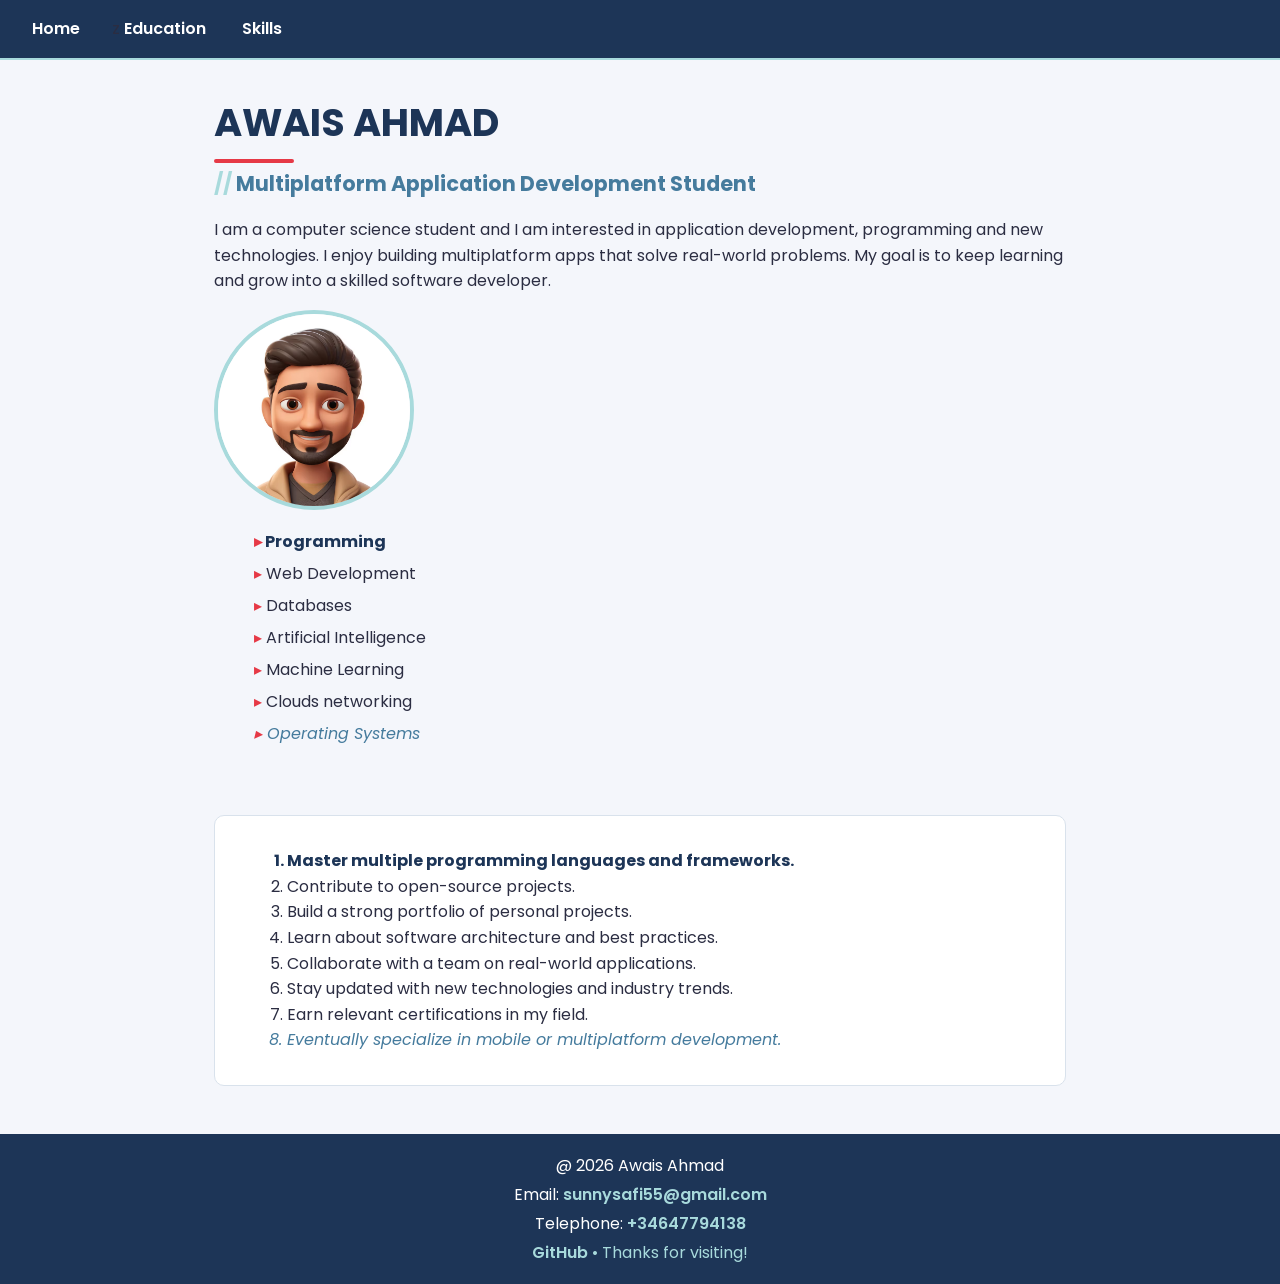
<file: DAW1_HTML/index.html>
<!DOCTYPE html>
<html lang="en">
<head>
    <meta charset="UTF-8">
    <meta name="viewport" content="width=device-width, initial-scale=1.0">
    <title>Student's Resume</title>
    <link rel="stylesheet" href="style.css">

</head>
<body>
<header> 
    <nav>
        <a href="index.html">Home</a>&nbsp&nbspz    
        <a href="education.html">Education</a>&nbsp&nbsp
        <a href="contact.html">Skills</a>
    </nav>

</header>


<hr>

<main> 

<h1>AWAIS AHMAD</h1>
<h2>Multiplatform Application Development Student</h2>

<p> I am a computer science student and
     I am interested in application development, programming and new technologies. 
     I enjoy building multiplatform apps that solve real-world problems. 
    My goal is to keep learning and grow into a skilled software developer.</p>

<img src="download.jpeg" width="200" alt="My profile photo" class="profile-photo">


<ul id="skills">
<li>Programming</li>
<li>Web Development</li>
<li>Databases</li>
<li>Artificial Intelligence</li>
<li>Machine Learning</li>
<li>Clouds networking</li>
<li>Operating Systems</li>


</ul>


<br>


<div id="goals">

<ol>
<li>Master multiple programming languages and frameworks.</li>
<li>Contribute to open-source projects.</li>
<li>Build a strong portfolio of personal projects.</li>
<li>Learn about software architecture and best practices.</li>
<li>Collaborate with a team on real-world applications.</li>
<li>Stay updated with new technologies and industry trends.</li>
<li>Earn relevant certifications in my field.</li>
<li>Eventually specialize in mobile or multiplatform development.</li>


</ol>


</div>


</main>




<footer>
    <p>@ 2026 Awais Ahmad</p>
    <p>Email: <a href="mailto:sunnysafi55@gmail.com">sunnysafi55@gmail.com</a></p>
    <p>Telephone: <a href="tel:+34647794138">+34647794138</a></p>
    <p><a href="https://github.com/awaisahmad-stack" target="_blank" >GitHub</a></p>
</footer>


</body>
</html>
</file>
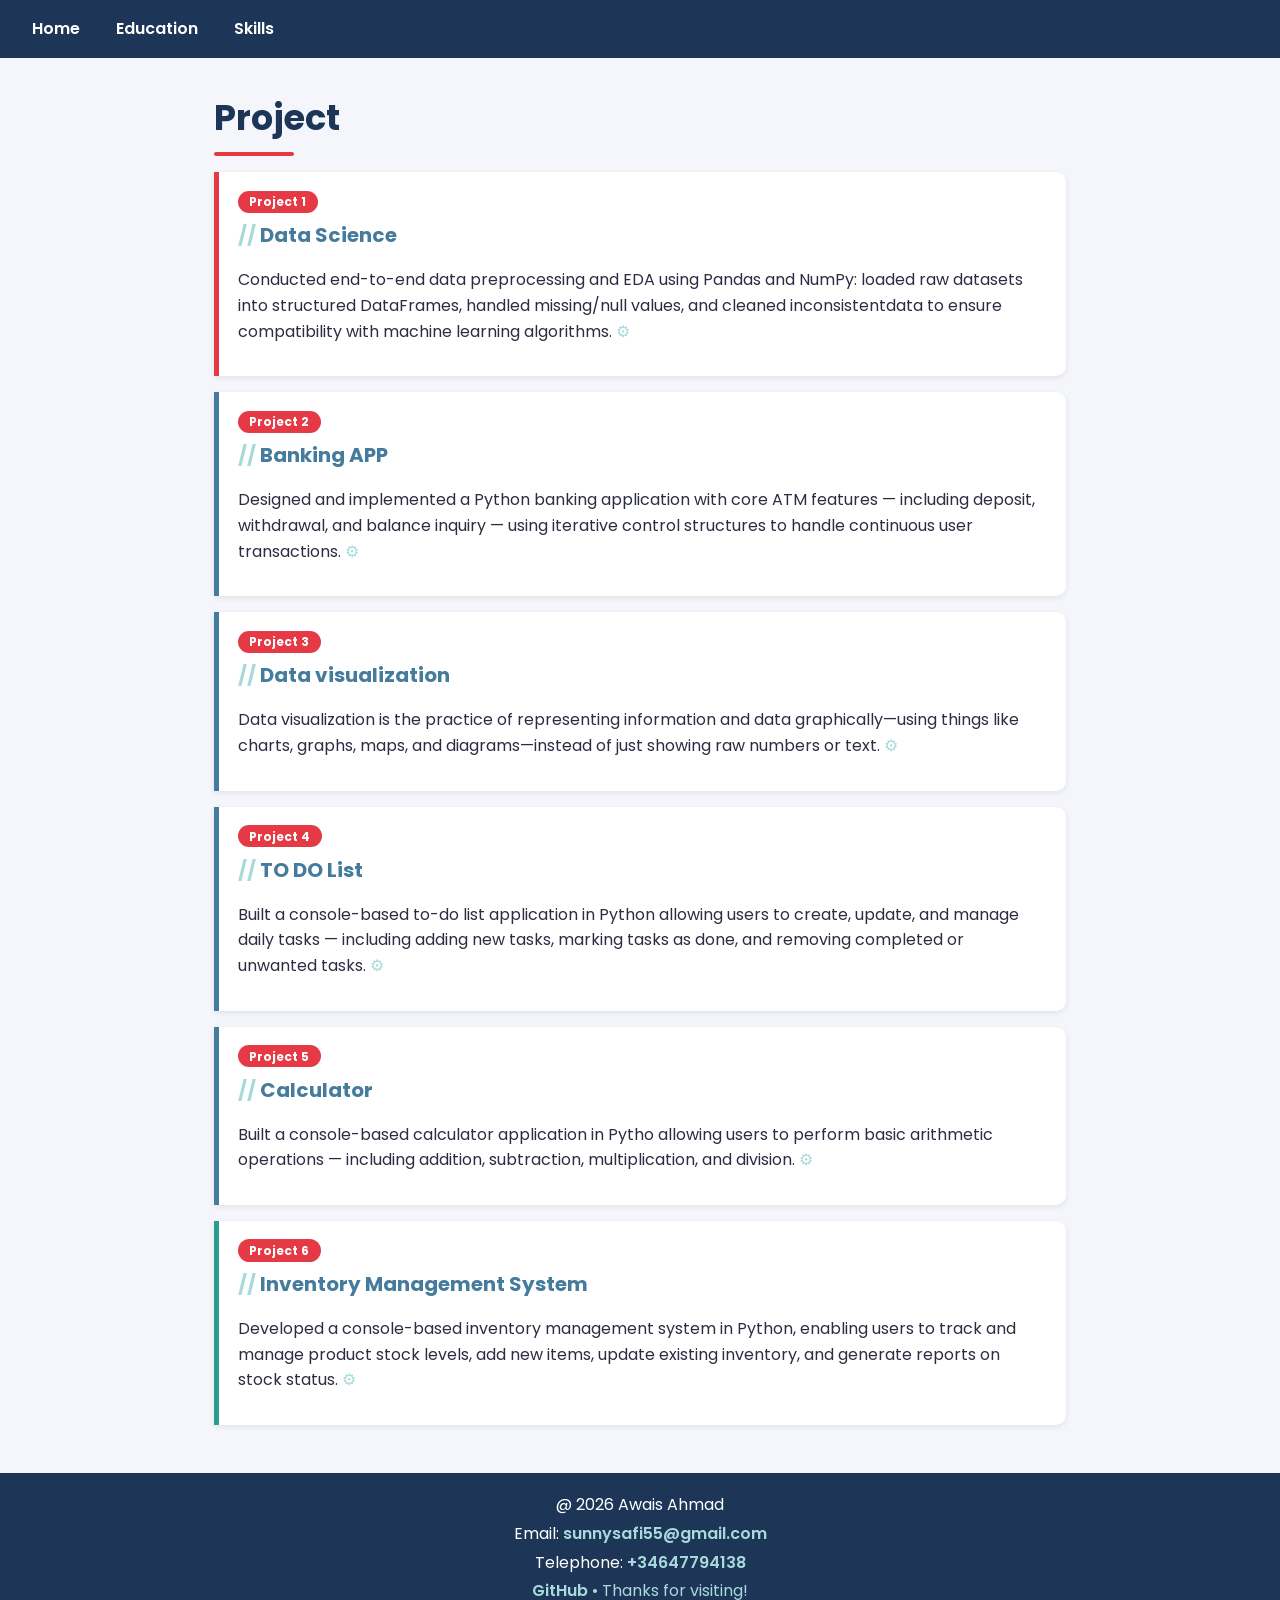
<file: DAW1_HTML/contact.html>
<!DOCTYPE html>
<html lang="en">
<head>
    <meta charset="UTF-8">
    <meta name="viewport" content="width=device-width, initial-scale=1.0">
    <title>Student's Resume</title>
    <link rel="stylesheet" href="style2.css">
</head>

<body>  

<header> 
     <nav>
        <a href="index.html">Home</a>&nbsp;&nbsp;
        <a href="education.html">Education</a>&nbsp;&nbsp;
        <a href="contact.html">Skills</a>
    </nav>

</header>

<main>  

<h1>Project</h1>
<ol id="projects">


    <li class="project">
    <h2>Data Science</h2>
    <p> Conducted end-to-end data preprocessing and EDA using Pandas and NumPy: 
        loaded raw datasets into structured DataFrames, handled missing/null values, and 
        cleaned inconsistentdata to ensure compatibility with machine learning algorithms.</p>
    </li>


    <li class="project">
    <h2>Banking APP</h2>
    <p>
        Designed and implemented a Python banking application 
        with core ATM features — including deposit, withdrawal, 
        and balance inquiry — using iterative control structures 
        to handle continuous user transactions.
    </p>

       </li>  



    <li class="project">
        <h2>Data visualization</h2>
    <p> Data visualization is the practice of representing information 
        and data graphically—using things like charts, graphs, maps,
         and diagrams—instead of just showing raw numbers or text. </p>
 
    </li>

     <li class="project">
        <h2>TO DO List</h2>
        <p> Built a console-based to-do list application in Python allowing users to create,
             update, and manage daily tasks — including adding new tasks, 
             marking tasks as done, and removing completed or unwanted tasks.
            </p>

     </li>


     <li class="project">
        <h2>Calculator</h2>
        <p> Built a console-based calculator application in Pytho
             allowing users to perform basic arithmetic operations — including addition, 
             subtraction, multiplication, and division.</p>
     </li>


    <li class="project">
        <h2>Inventory Management System</h2>
        <p> Developed a console-based inventory management system in Python, 
            enabling users to track and manage product stock levels, 
            add new items, update existing inventory, and generate reports on stock status.
        </p>
    </li>

</ol>


</main>



<footer>
    <p>@ 2026 Awais Ahmad</p>
    <p>Email: <a href="mailto:sunnysafi55@gmail.com">sunnysafi55@gmail.com</a></p>
    <p>Telephone: <a href="tel:+34647794138">+34647794138</a></p>
    <p><a href="https://github.com/awaisahmad-stack" target="_blank" >GitHub</a></p>
</footer>


</body>
</html>
</file>
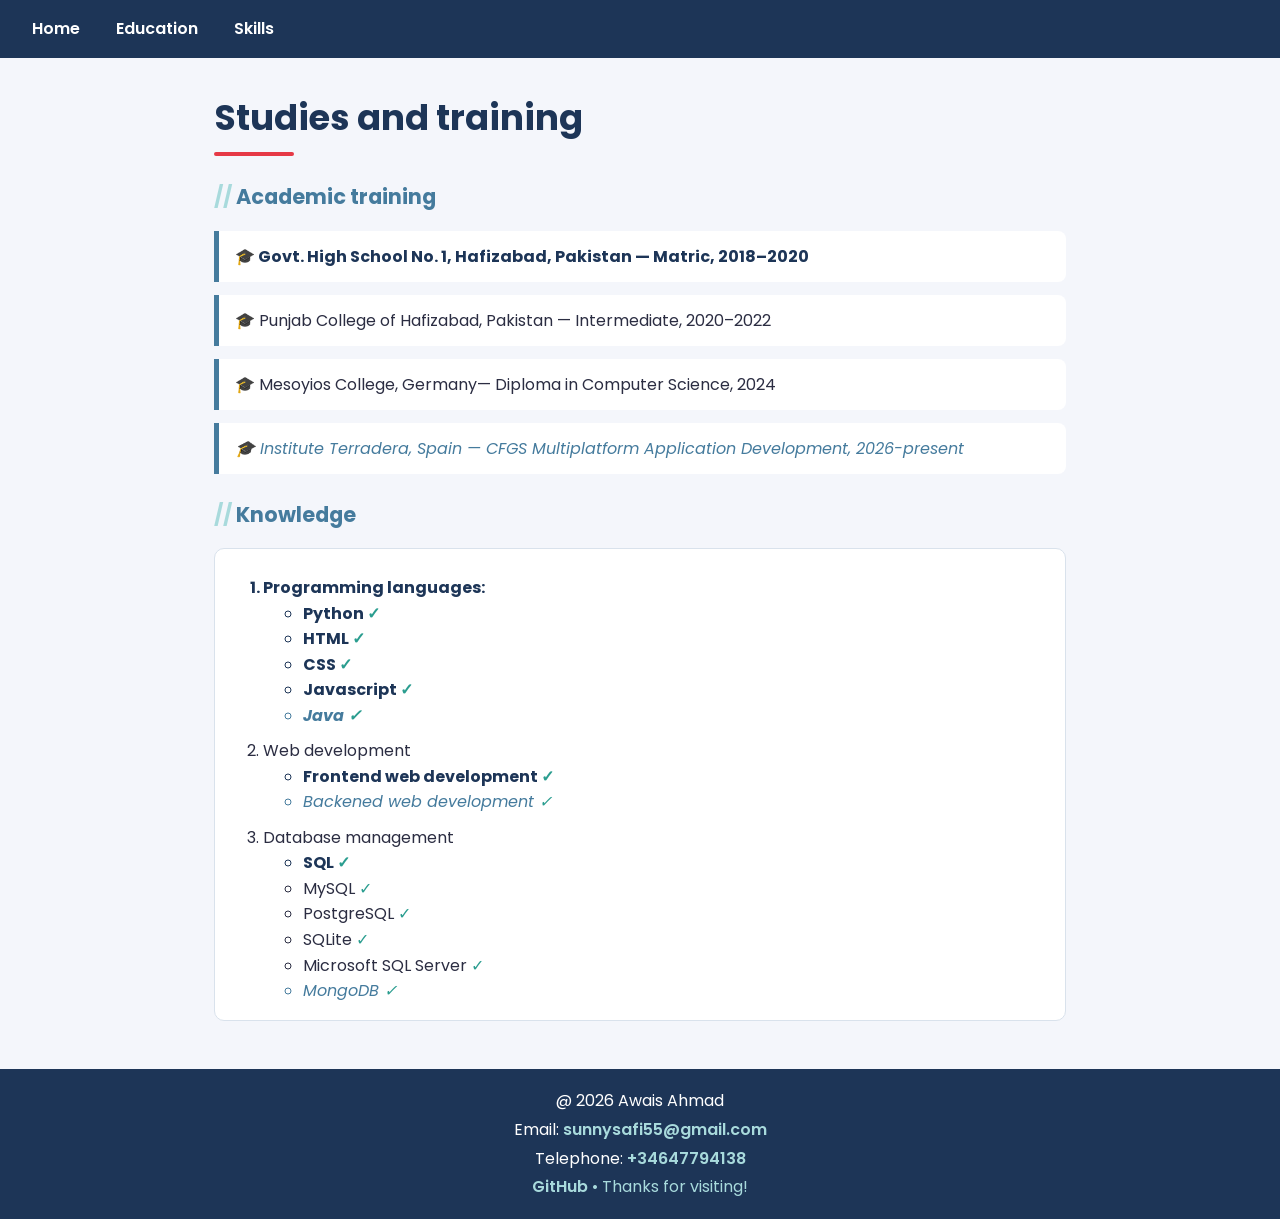
<file: DAW1_HTML/education.html>
<!DOCTYPE html>
<html lang="en">
<head>
    <meta charset="UTF-8">
    <meta name="viewport" content="width=device-width, initial-scale=1.0">
    <title>Student's Resume</title>
    <link rel="stylesheet" href="style1.css">
</head>

<body>

<header> 

    <nav>
        <a href="index.html">Home</a>&nbsp;&nbsp;
        <a href="education.html">Education</a>&nbsp;&nbsp;
        <a href="contact.html">Skills</a>
    </nav>

 </header> 

 <main>  

    <h1>
        Studies and training
    </h1>
<h2>
    Academic training
</h2>
<ul id="academic">
    <li>Govt. High School No. 1, Hafizabad, Pakistan — Matric, 2018–2020</li>
    <li> Punjab College of Hafizabad, Pakistan — Intermediate, 2020–2022</li>
    <li>Mesoyios College, Germany— Diploma in Computer Science, 2024</li>
    <li>Institute Terradera, Spain — CFGS Multiplatform Application Development, 2026-present</li>

</ul>

<h2>Knowledge</h2>
<ol class="knowledge">
    <li>Programming languages:
        <ul>
            <li>Python</li>
            <li>HTML</li>
            <li>CSS</li>
            <li>Javascript</li>
            <li>Java</li>
        </ul>
        

    <li>Web development</li>
    <ul> 
        <li>Frontend web development</li>
        <li> Backened web development</li> 
        
    </ul>
    

    <li>Database management</li>
    <ul>
        <li>SQL</li>
        <li>MySQL</li>
        <li>PostgreSQL</li>
        <li>SQLite</li>
        <li>Microsoft SQL Server</li>
        <li>MongoDB</li>
    </ul>



</ol>


</main>



<footer>
    <p>@ 2026 Awais Ahmad</p>
    <p>Email: <a href="mailto:sunnysafi55@gmail.com">sunnysafi55@gmail.com</a></p>
    <p>Telephone: <a href="tel:+34647794138">+34647794138</a></p>
    <p><a href="https://github.com/awaisahmad-stack" target="_blank" >GitHub</a></p>
</footer>




</body>
    

</html>
</file>
<file: DAW1_HTML/style.css>
@import url("https://fonts.googleapis.com/css2?family=Poppins:wght@400;600;700&display=swap");

* {
    font-family: "Poppins", Arial, sans-serif;
    box-sizing: border-box;
}

body {
    margin: 0;
    background-color: #f4f6fb;
    color: #2b2d42;
    line-height: 1.6;
}






h1 {
    font-size: 2.4rem;
    color: #1d3557;
    margin-bottom: 0.2rem;
}


h2 {
    font-size: 1.3rem;
    color: #457b9d;
    margin-top: 0.2rem;
}


a {
    color: #1d6fa5;
    text-decoration: none;
    font-weight: 600;
}



a:hover {
    color: #e63946;
    text-decoration: underline;
}




header {
    background-color: #1d3557;
    padding: 1rem 2rem;
}


main {
    max-width: 900px;
    margin: 2rem auto;
    padding: 0 1.5rem;
}


hr {
    border: none;
    border-top: 2px solid #a8dadc;
    margin: 0;
}



nav a {
    color: #ffffff;
    margin-right: 1.5rem;
}

nav a:hover {
    color: #a8dadc;
}


.profile-photo {
    border-radius: 50%;
    border: 4px solid #a8dadc;
    margin: 1rem 0;
    display: block;
}


.highlight {
    background-color: #fff3cd;
    padding: 0.8rem 1rem;
    border-left: 5px solid #ffb703;
    border-radius: 4px;
}


#goals {
    background-color: #ffffff;
    border: 1px solid #d9e2ec;
    border-radius: 10px;
    padding: 1rem 2rem;
    margin-top: 1.5rem;
}

li:first-child {
    font-weight: 700;
    color: #1d3557;
}

li:last-child {
    font-style: italic;
    color: #457b9d;
}


#skills > li {
    list-style: none;
    padding: 0.2rem 0;
}


#skills > li::before {
    content: "\25B8  ";          
    color: #e63946;
}

h1::after {
    content: "";                 
    display: block;
    width: 80px;
    height: 4px;
    background-color: #e63946;
    margin-top: 0.4rem;
    border-radius: 2px;
}

h2::before {
    content: "// ";
    color: #a8dadc;
}

footer {
    background-color: #1d3557;
    color: #ffffff;
    text-align: center;
    padding: 1rem;
    margin-top: 3rem;
}

footer p {
    margin: 0.2rem 0;
}

footer a {
    color: #a8dadc;
}

footer a:hover {
    color: #ffffff;
}

footer p:last-child::after {
    content: "  \2022  Thanks for visiting!";
    color: #a8dadc;
}
</file>
<file: DAW1_HTML/style2.css>
@import url("https://fonts.googleapis.com/css2?family=Poppins:wght@400;600;700&display=swap");

* {
    font-family: "Poppins", Arial, sans-serif;
    box-sizing: border-box;
}

body {
    margin: 0;
    background-color: #f4f6fb;
    color: #2b2d42;
    line-height: 1.6;
}


h1 {
    font-size: 2.2rem;
    color: #1d3557;
    margin-bottom: 0.2rem;
}

h2 {
    font-size: 1.25rem;
    color: #457b9d;
    margin: 0 0 0.4rem 0;
}

a {
    color: #1d6fa5;
    text-decoration: none;
    font-weight: 600;
}


a:hover {
    color: #e63946;
    text-decoration: underline;
}


header {
    background-color: #1d3557;
    padding: 1rem 2rem;
}

nav a {
    color: #ffffff;
    margin-right: 1.5rem;
}

nav a:hover {
    color: #a8dadc;
}

main {
    max-width: 900px;
    margin: 2rem auto;
    padding: 0 1.5rem;
}


h1::after {
    content: "";
    display: block;
    width: 80px;
    height: 4px;
    background-color: #e63946;
    margin-top: 0.4rem;
    border-radius: 2px;
}

h2::before {
    content: "// ";
    color: #a8dadc;
}


/* id (#) */
#projects {
    padding: 0;
    counter-reset: project;
}


#projects > li {
    list-style: none;
    counter-increment: project;
}

/* Class (.) */
.project {
    background-color: #ffffff;
    border-left: 5px solid #457b9d;
    border-radius: 0 10px 10px 0;
    padding: 1rem 1.2rem;
    margin-bottom: 1rem;
    box-shadow: 0 2px 6px rgba(0, 0, 0, 0.08);
}

/* Pseudo-element before each project: project number */
.project::before {
    content: "Project " counter(project);
    display: inline-block;
    font-size: 0.75rem;
    font-weight: 700;
    color: #ffffff;
    background-color: #e63946;
    border-radius: 12px;
    padding: 0.1rem 0.7rem;
    margin-bottom: 0.4rem;
}


.project p::after {
    content: " \2699";   
    color: #a8dadc;
}


#projects > li:first-child {
    border-left-color: #e63946;
}

#projects > li:last-child {
    border-left-color: #2a9d8f;
}

/* Footer */
footer {
    background-color: #1d3557;
    color: #ffffff;
    text-align: center;
    padding: 1rem;
    margin-top: 3rem;
}

footer p {
    margin: 0.2rem 0;
}

footer a {
    color: #a8dadc;
}

footer a:hover {
    color: #ffffff;
}

footer p:last-child::after {
    content: "  \2022  Thanks for visiting!";
    color: #a8dadc;
}
</file>
<file: DAW1_HTML/style1.css>
@import url("https://fonts.googleapis.com/css2?family=Poppins:wght@400;600;700&display=swap");

* {
    font-family: "Poppins", Arial, sans-serif;
    box-sizing: border-box;
}

body {
    margin: 0;
    background-color: #f4f6fb;
    color: #2b2d42;
    line-height: 1.6;
}

/* Titles and links by selector (h1, h2, a) */
h1 {
    font-size: 2.2rem;
    color: #1d3557;
    margin-bottom: 0.2rem;
}

h2 {
    font-size: 1.3rem;
    color: #457b9d;
    margin-top: 1.5rem;
}

a {
    color: #1d6fa5;
    text-decoration: none;
    font-weight: 600;
}

/* Link hover style */
a:hover {
    color: #e63946;
    text-decoration: underline;
}

/* Layout */
header {
    background-color: #1d3557;
    padding: 1rem 2rem;
}

nav a {
    color: #ffffff;
    margin-right: 1.5rem;
}

nav a:hover {
    color: #a8dadc;
}

main {
    max-width: 900px;
    margin: 2rem auto;
    padding: 0 1.5rem;
}

/* Pseudo-elements ::before and ::after on titles */
h1::after {
    content: "";
    display: block;
    width: 80px;
    height: 4px;
    background-color: #e63946;
    margin-top: 0.4rem;
    border-radius: 2px;
}

h2::before {
    content: "// ";
    color: #a8dadc;
}

/* List items: :first-child and :last-child */
li:first-child {
    font-weight: 700;
    color: #1d3557;
}

li:last-child {
    font-style: italic;
    color: #457b9d;
}

/* ---------- Academic training ---------- */

/* id (#) + combined hierarchy (id > element) */
#academic {
    padding: 0;
}

#academic > li {
    list-style: none;
    background-color: #ffffff;
    border-left: 5px solid #457b9d;
    border-radius: 0 8px 8px 0;
    padding: 0.8rem 1rem;
    margin-bottom: 0.8rem;
}

/* Pseudo-element before each academic entry */
#academic > li::before {
    content: "\1F393  ";   /* graduation cap */
}

/* ---------- Knowledge ---------- */

/* class (.) */
.knowledge {
    background-color: #ffffff;
    border: 1px solid #d9e2ec;
    border-radius: 10px;
    padding: 1rem 2rem 1rem 3rem;
}

.knowledge > li {
    margin-top: 0.6rem;
}

/* Pseudo-element after the items of the nested lists */
.knowledge ul li::after {
    content: " \2713";     /* check mark */
    color: #2a9d8f;
}

/* Footer */
footer {
    background-color: #1d3557;
    color: #ffffff;
    text-align: center;
    padding: 1rem;
    margin-top: 3rem;
}

footer p {
    margin: 0.2rem 0;
}

footer a {
    color: #a8dadc;
}

footer a:hover {
    color: #ffffff;
}

footer p:last-child::after {
    content: "  \2022  Thanks for visiting!";
    color: #a8dadc;
}
</file>
